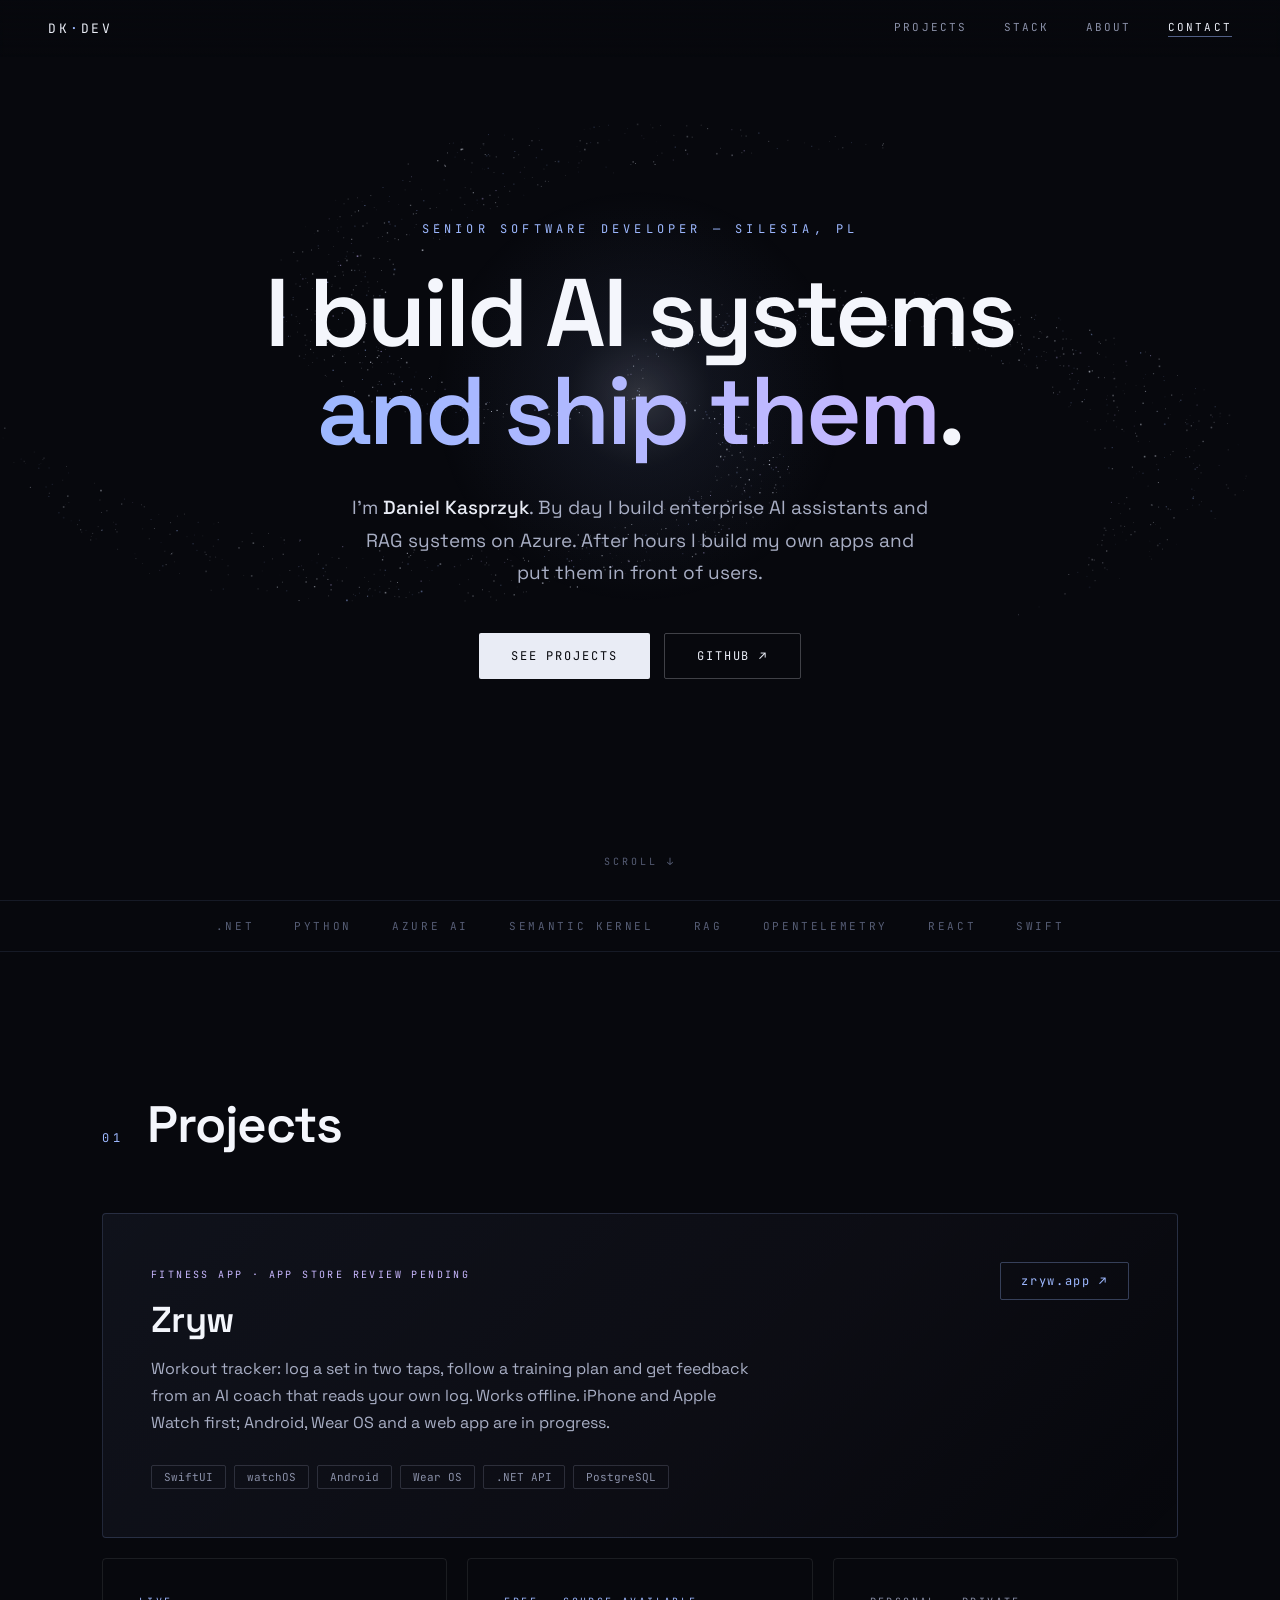
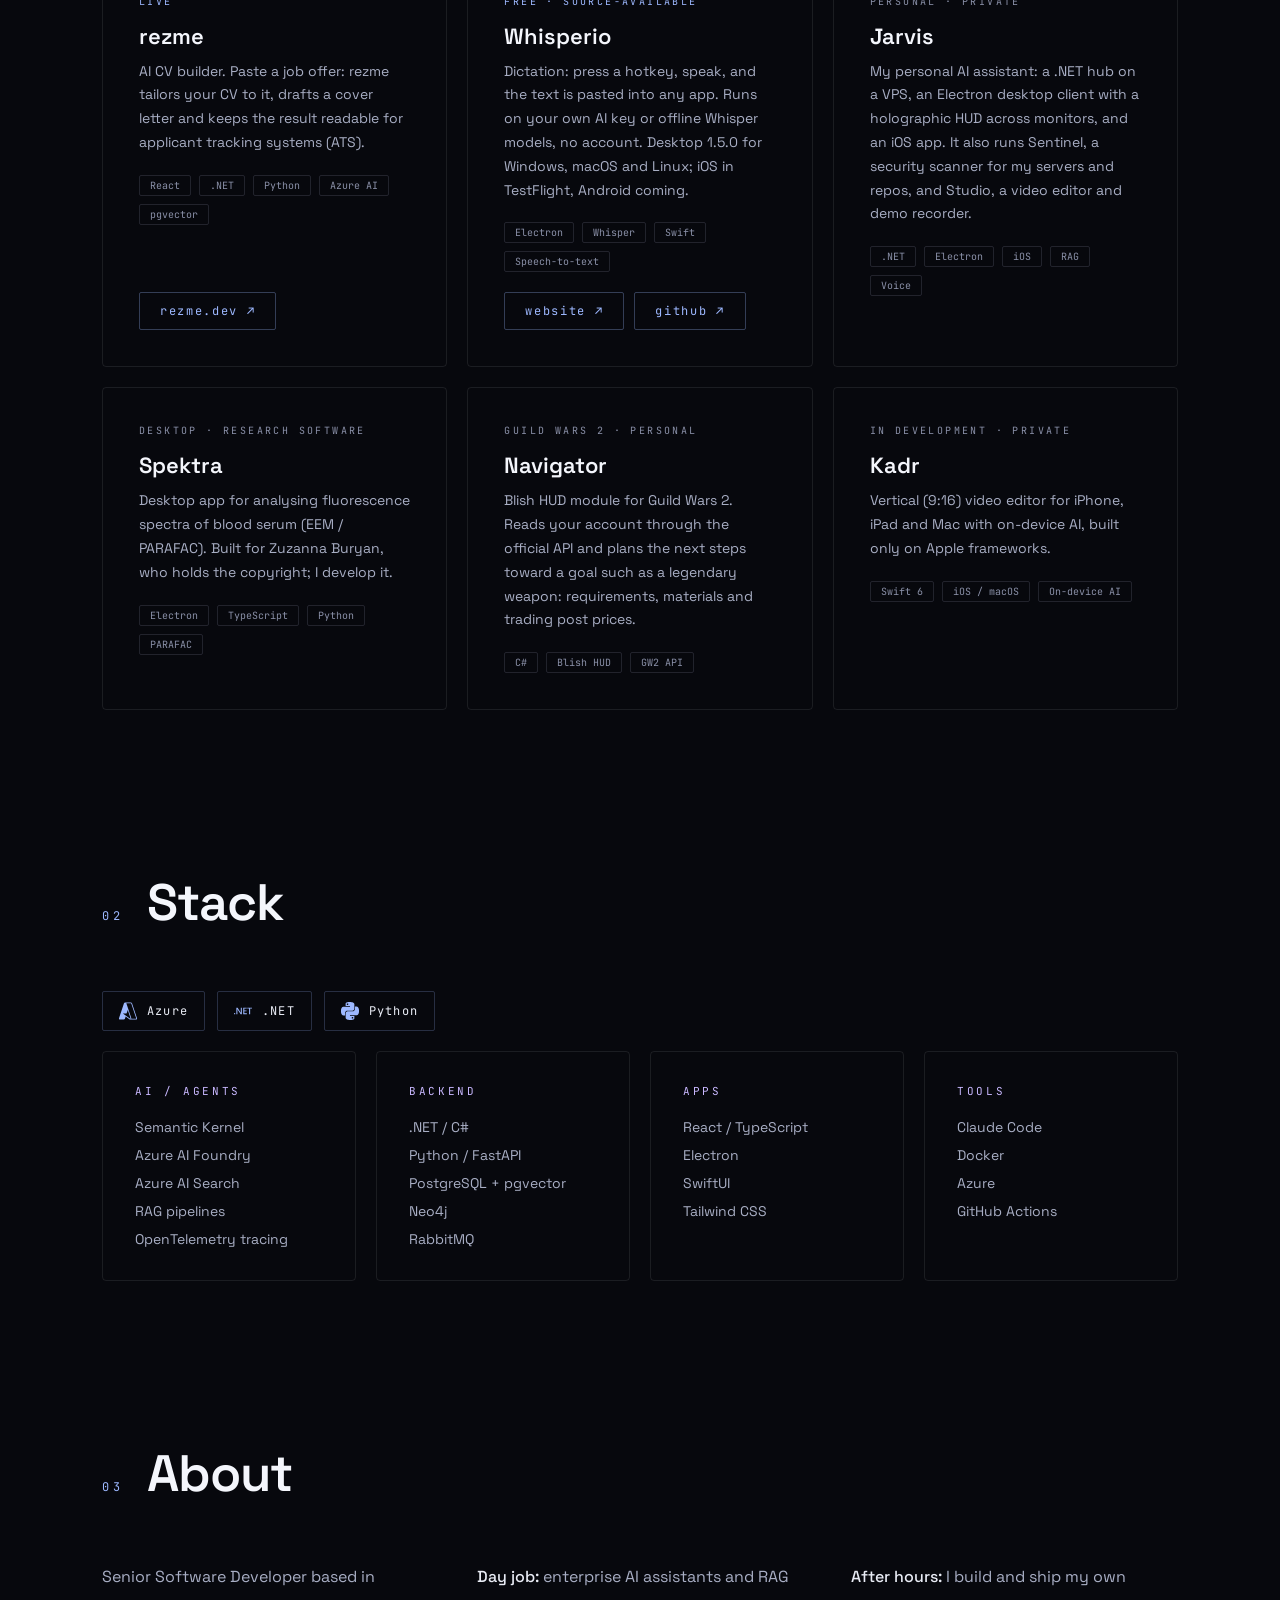
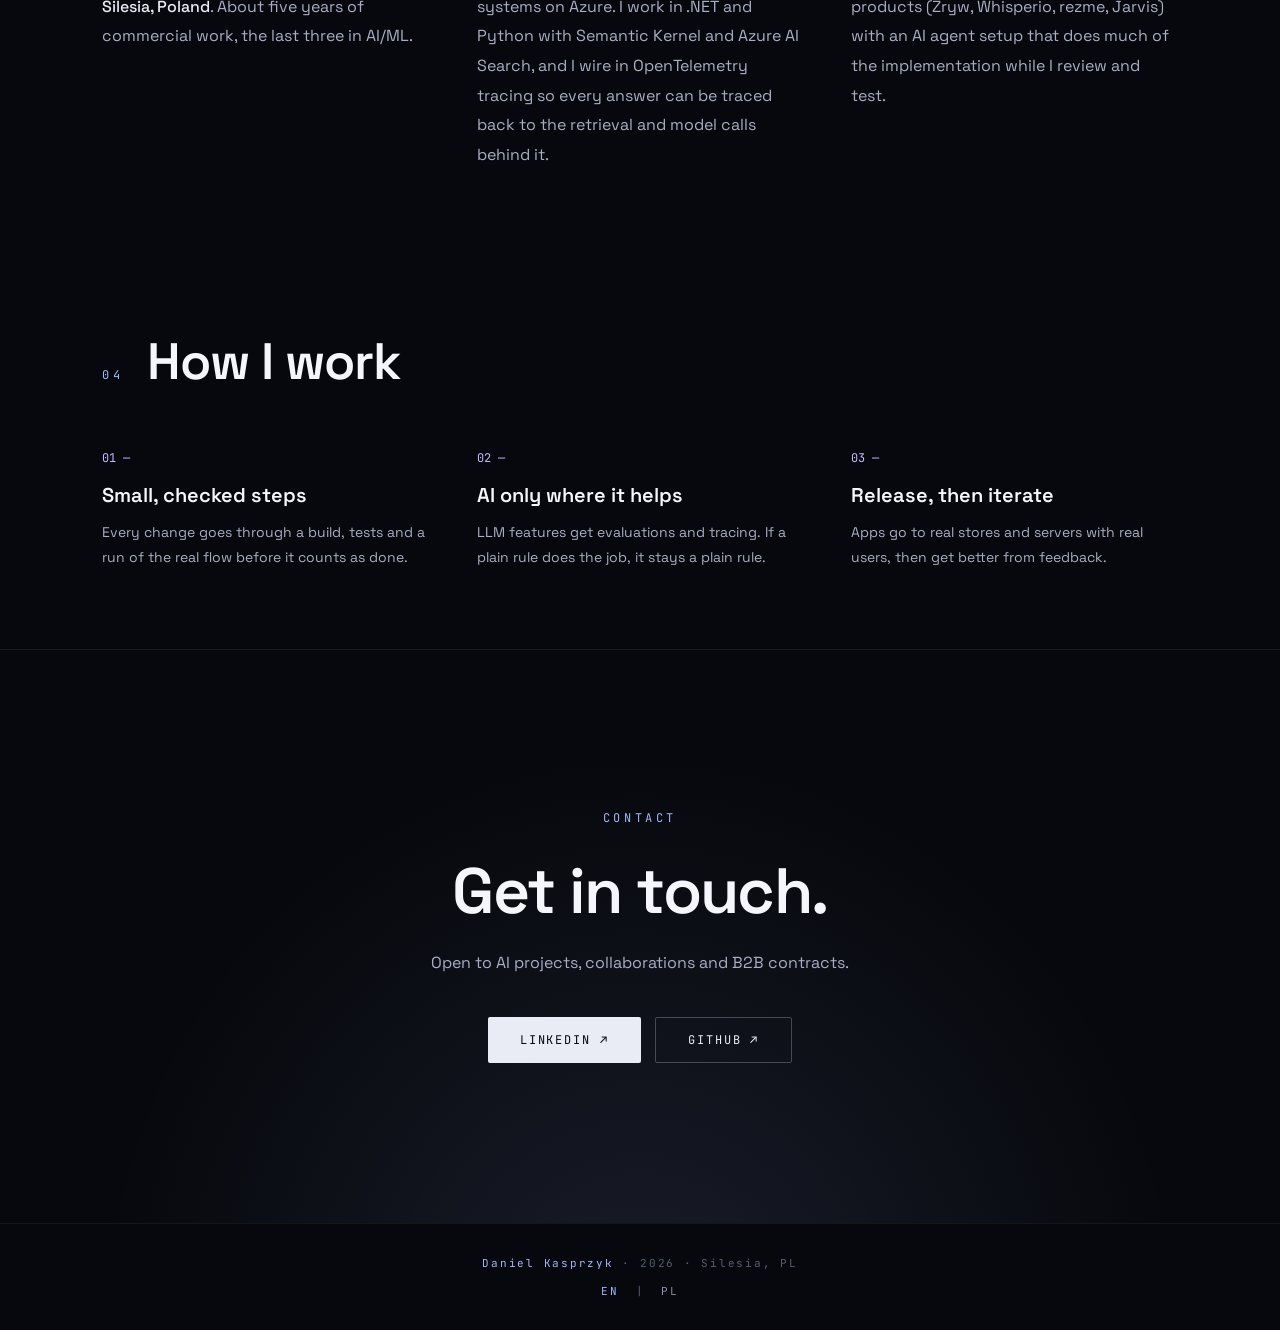
<file: index.html>
<!DOCTYPE html>
<html lang="en">
<head>
<meta charset="utf-8">
<meta name="viewport" content="width=device-width, initial-scale=1">
<title>Daniel Kasprzyk — Senior Software Developer, AI systems</title>
<meta name="description" content="Senior Software Developer from Silesia, Poland. Enterprise AI assistants and RAG systems on Azure by day; my own apps (Zryw, Whisperio, rezme, Jarvis) after hours.">
<link rel="canonical" href="https://danielkasprzyk.com/">
<link rel="alternate" hreflang="en" href="https://danielkasprzyk.com/">
<link rel="alternate" hreflang="pl" href="https://danielkasprzyk.com/pl.html">
<link rel="alternate" hreflang="x-default" href="https://danielkasprzyk.com/">
<link rel="icon" type="image/png" sizes="64x64" href="favicon.png">
<link rel="apple-touch-icon" href="apple-touch-icon.png">
<meta property="og:title" content="Daniel Kasprzyk — Senior Software Developer, AI systems">
<meta property="og:description" content="Enterprise AI assistants and RAG on Azure by day; Zryw, Whisperio, rezme and Jarvis after hours.">
<meta property="og:image" content="https://danielkasprzyk.com/og.png">
<meta property="og:image:width" content="1200">
<meta property="og:image:height" content="630">
<meta property="og:image:alt" content="Daniel Kasprzyk — Senior Software Developer">
<meta property="og:url" content="https://danielkasprzyk.com/">
<meta property="og:type" content="website">
<meta property="og:locale" content="en_US">
<meta property="og:locale:alternate" content="pl_PL">
<meta name="twitter:card" content="summary_large_image">
<meta name="twitter:image" content="https://danielkasprzyk.com/og.png">
<script type="application/ld+json">
{
  "@context": "https://schema.org",
  "@graph": [
    {
      "@type": "Person",
      "@id": "https://danielkasprzyk.com/#person",
      "name": "Daniel Kasprzyk",
      "url": "https://danielkasprzyk.com/",
      "image": "https://danielkasprzyk.com/og.png",
      "jobTitle": "Senior Software Developer",
      "address": { "@type": "PostalAddress", "addressRegion": "Silesia", "addressCountry": "PL" },
      "knowsAbout": ["Generative AI", "Retrieval-augmented generation", "Azure", ".NET", "Python", "Semantic Kernel", "OpenTelemetry"],
      "sameAs": ["https://github.com/draenger", "https://www.linkedin.com/in/daniel-kasprzyk/"]
    },
    {
      "@type": "WebSite",
      "@id": "https://danielkasprzyk.com/#website",
      "url": "https://danielkasprzyk.com/",
      "name": "Daniel Kasprzyk",
      "inLanguage": ["en", "pl"],
      "publisher": { "@id": "https://danielkasprzyk.com/#person" }
    }
  ]
}
</script>
<link rel="preconnect" href="https://fonts.googleapis.com">
<link rel="preconnect" href="https://fonts.gstatic.com" crossorigin>
<link href="https://fonts.googleapis.com/css2?family=Space+Grotesk:wght@400;500;600;700&family=JetBrains+Mono:wght@400;500&display=swap" rel="stylesheet">
<script src="lang.js"></script>
<style>
  *, *::before, *::after { box-sizing: border-box; }
  html, body { margin: 0; padding: 0; background: #07080d; }
  body { font-family: 'Space Grotesk', sans-serif; color: #e9ecf5; -webkit-font-smoothing: antialiased; min-height: 100vh; overflow-x: hidden; }
  a { color: #9db8ff; text-decoration: none; }
  a:hover { color: #cfe0ff; }
  ::selection { background: rgba(157,184,255,.25); }
  html { scroll-behavior: smooth; }
  .mono { font-family: 'JetBrains Mono', monospace; }

  @keyframes fadeUp {
    from { opacity: 0; transform: translateY(24px); }
    to   { opacity: 1; transform: translateY(0); }
  }
  @media (prefers-reduced-motion: reduce) {
    * { animation: none !important; transition: none !important; }
    html { scroll-behavior: auto; }
  }

  nav { position: fixed; top: 0; left: 0; right: 0; z-index: 50; display: flex; align-items: center; justify-content: space-between; padding: 20px 48px; background: linear-gradient(180deg, rgba(7,8,13,.85), rgba(7,8,13,0)); backdrop-filter: blur(2px); }
  .brand { font-size: 13px; letter-spacing: .22em; color: #e9ecf5; }
  .nav-links { display: flex; gap: 36px; font-size: 11px; letter-spacing: .2em; text-transform: uppercase; }
  .nav-link { color: #8a90a8; transition: color .2s; }
  .nav-link:hover { color: #e9ecf5; }
  .nav-cta { color: #e9ecf5; border-bottom: 1px solid rgba(157,184,255,.5); padding-bottom: 2px; }

  .btn-primary, .btn-outline {
    display: inline-block;
    font-family: 'JetBrains Mono', monospace;
    font-size: 12px; letter-spacing: .16em; text-transform: uppercase;
    border-radius: 2px;
  }
  .btn-primary { color: #07080d; background: #e9ecf5; padding: 15px 32px; transition: background .2s, transform .2s; }
  .btn-primary:hover { background: #ffffff; transform: translateY(-2px); color: #07080d; }
  .btn-outline { color: #e9ecf5; border: 1px solid rgba(233,236,245,.25); padding: 14px 32px; transition: border-color .2s, color .2s; }
  .btn-outline:hover { border-color: rgba(157,184,255,.7); color: #cfe0ff; }

  .section { max-width: 1140px; margin: 0 auto; padding: 80px 32px; }
  .section-head { display: flex; align-items: baseline; gap: 24px; margin-bottom: 56px; }
  .section-num { font-size: 12px; letter-spacing: .3em; color: #9db8ff; }
  .section-head h2 { font-size: clamp(32px,4vw,52px); font-weight: 600; letter-spacing: -.02em; margin: 0; color: #f4f6fc; }

  .featured { border: 1px solid rgba(157,184,255,.18); border-radius: 4px; padding: 48px; margin-bottom: 20px; background: linear-gradient(135deg, rgba(157,184,255,.06), rgba(201,184,255,.03) 60%, transparent); }
  .featured-row { display: flex; justify-content: space-between; align-items: flex-start; flex-wrap: wrap; gap: 16px; }
  .featured h3 { font-size: 36px; font-weight: 600; margin: 14px 0 12px; color: #f4f6fc; letter-spacing: -.02em; }
  .featured p { font-size: 16px; line-height: 1.7; color: #a8aec4; margin: 0; max-width: 600px; }

  .grid { display: grid; grid-template-columns: repeat(auto-fill, minmax(320px, 1fr)); gap: 20px; }
  .project-card { display: flex; flex-direction: column; border: 1px solid rgba(233,236,245,.09); border-radius: 4px; padding: 36px; transition: border-color .2s, transform .2s; }
  .project-card:hover { border-color: rgba(157,184,255,.35); transform: translateY(-3px); }
  .project-card h3 { font-size: 22px; font-weight: 600; margin: 14px 0 10px; color: #f4f6fc; }
  .project-card p { font-size: 14px; line-height: 1.7; color: #a8aec4; margin: 0 0 20px; }
  .label { font-family: 'JetBrains Mono', monospace; font-size: 10px; letter-spacing: .24em; text-transform: uppercase; color: #9db8ff; }
  .label.violet { color: #c9b8ff; }
  .label.grey { color: #8a90a8; }
  .tags { display: flex; gap: 8px; flex-wrap: wrap; }
  .tags span { font-family: 'JetBrains Mono', monospace; font-size: 10px; color: #8a90a8; border: 1px solid rgba(138,144,168,.2); padding: 3px 10px; border-radius: 2px; }
  .featured .tags { margin-top: 28px; }
  .featured .tags span { font-size: 11px; padding: 4px 12px; border-color: rgba(138,144,168,.25); }
  .links { display: flex; gap: 10px; flex-wrap: wrap; margin-top: auto; padding-top: 20px; }
  .small-link {
    display: inline-block;
    font-family: 'JetBrains Mono', monospace; font-size: 12px; letter-spacing: .14em;
    color: #9db8ff; border: 1px solid rgba(157,184,255,.3);
    padding: 10px 20px; border-radius: 2px;
    transition: border-color .2s, color .2s;
  }
  .small-link:hover { border-color: #9db8ff; color: #cfe0ff; }

  .stack-line { border-top: 1px solid rgba(157,184,255,.1); border-bottom: 1px solid rgba(157,184,255,.1); padding: 18px 24px; }
  .stack-line div { display: flex; gap: 14px 40px; justify-content: center; flex-wrap: wrap; font-size: 11px; letter-spacing: .24em; text-transform: uppercase; color: #565d75; }

  .core-stack { display: flex; gap: 12px; flex-wrap: wrap; margin-bottom: 20px; }
  .core-stack span { display: inline-flex; align-items: center; gap: 10px; font-family: 'JetBrains Mono', monospace; font-size: 12px; letter-spacing: .1em; color: #e9ecf5; border: 1px solid rgba(157,184,255,.22); padding: 10px 16px; border-radius: 2px; }
  .core-stack svg { width: 18px; height: 18px; fill: #9db8ff; flex: none; }
  .skill-grid { display: grid; grid-template-columns: repeat(auto-fit, minmax(220px, 1fr)); gap: 20px; }
  .skill-box { padding: 32px; border: 1px solid rgba(233,236,245,.09); border-radius: 4px; }
  .skill-box h3 { font-family: 'JetBrains Mono', monospace; font-size: 11px; font-weight: 400; letter-spacing: .24em; text-transform: uppercase; color: #c9b8ff; margin: 0 0 20px; }
  .skill-box ul { list-style: none; margin: 0; padding: 0; display: flex; flex-direction: column; gap: 10px; font-size: 14px; color: #a8aec4; }

  .about-text { display: grid; grid-template-columns: repeat(auto-fit, minmax(280px, 1fr)); gap: 24px 48px; font-size: 16px; line-height: 1.85; color: #a8aec4; }
  .about-text p { margin: 0; }
  .about-text strong { color: #e9ecf5; font-weight: 500; }

  .how { display: grid; grid-template-columns: repeat(auto-fit, minmax(260px, 1fr)); gap: 48px; }
  .how-num { font-family: 'JetBrains Mono', monospace; font-size: 12px; color: #c9b8ff; margin-bottom: 16px; }
  .how h3 { font-size: 20px; font-weight: 600; margin: 0 0 12px; color: #f4f6fc; }
  .how p { font-size: 14px; line-height: 1.75; color: #a8aec4; margin: 0; }

  footer { padding: 32px; text-align: center; font-family: 'JetBrains Mono', monospace; font-size: 11px; letter-spacing: .16em; color: #565d75; border-top: 1px solid rgba(233,236,245,.06); }
  .lang-switch { margin-top: 14px; font-family: 'JetBrains Mono', monospace; font-size: 11px; letter-spacing: .16em; }
  .lang-switch .lang-active { color: #9db8ff; }
  .lang-switch .lang-sep { color: #565d75; margin: 0 8px; }
  .lang-switch a { color: #8a90a8; }
  .lang-switch a:hover { color: #cfe0ff; }

  @media (max-width: 640px) {
    nav { padding: 16px 20px; }
    .nav-links { gap: 16px; letter-spacing: .14em; }
    .hero-btns { flex-direction: column; align-items: center; }
    .section { padding: 64px 16px; }
    #projects.section { padding-top: 96px; }
    .featured { padding: 28px 22px; }
    .featured h3 { font-size: 30px; }
    .grid { grid-template-columns: 1fr; }
    .project-card { padding: 26px 22px; }
    #contact { padding: 112px 16px !important; }
  }
</style>
</head>
<body>

  <nav>
    <div class="brand mono">DK<span style="color:#9db8ff">·</span>DEV</div>
    <div class="nav-links mono">
      <a href="#projects" class="nav-link">Projects</a>
      <a href="#skills" class="nav-link">Stack</a>
      <a href="#about" class="nav-link">About</a>
      <a href="#contact" class="nav-cta">Contact</a>
    </div>
  </nav>

  <main>
  <!-- HERO -->
  <section style="position:relative; min-height:100vh; display:flex; align-items:center; justify-content:center; overflow:hidden">
    <canvas id="galaxy-canvas" aria-hidden="true" style="position:absolute; inset:0; width:100%; height:100%; display:block"></canvas>
    <div style="position:absolute; inset:0; background:radial-gradient(ellipse at 50% 45%, rgba(7,8,13,0) 0%, rgba(7,8,13,.25) 55%, rgba(7,8,13,.92) 100%); pointer-events:none"></div>

    <div style="position:relative; z-index:2; text-align:center; padding:0 24px; max-width:920px; animation:fadeUp .9s .2s both">
      <p class="mono" style="font-size:12px; letter-spacing:.35em; text-transform:uppercase; color:#9db8ff; margin:0 0 28px">Senior Software Developer — Silesia, PL</p>
      <h1 style="font-size:clamp(44px, 7.5vw, 96px); font-weight:600; line-height:1.02; letter-spacing:-.03em; margin:0; color:#f4f6fc">I build AI systems<br><em style="font-style:normal; background:linear-gradient(90deg, #9db8ff, #c9b8ff); -webkit-background-clip:text; background-clip:text; -webkit-text-fill-color:transparent">and ship them</em>.</h1>
      <p style="font-size:clamp(16px, 1.6vw, 19px); line-height:1.7; color:#a8aec4; max-width:580px; margin:32px auto 0">
        I'm <strong style="color:#e9ecf5; font-weight:500">Daniel Kasprzyk</strong>. By day I build enterprise
        AI assistants and RAG systems on Azure. After hours I build my own apps and put them in front of users.
      </p>
      <div class="hero-btns" style="display:flex; gap:14px; justify-content:center; margin-top:44px; flex-wrap:wrap">
        <a href="#projects" class="btn-primary">See projects</a>
        <a href="https://github.com/draenger" target="_blank" rel="noopener" class="btn-outline">GitHub ↗</a>
      </div>
    </div>

    <div class="mono" style="position:absolute; bottom:32px; left:50%; transform:translateX(-50%); font-size:10px; letter-spacing:.3em; color:#565d75; text-transform:uppercase; z-index:2">scroll ↓</div>
  </section>

  <!-- STACK LINE -->
  <div class="stack-line">
    <div class="mono">
      <span>.NET</span><span>Python</span><span>Azure AI</span><span>Semantic Kernel</span><span>RAG</span><span>OpenTelemetry</span><span>React</span><span>Swift</span>
    </div>
  </div>

  <!-- PROJECTS -->
  <section id="projects" class="section" style="padding-top:140px">
    <div class="section-head">
      <span class="section-num mono">01</span>
      <h2>Projects</h2>
    </div>

    <article class="featured">
      <div class="featured-row">
        <div>
          <span class="label violet">Fitness app · App Store review pending</span>
          <h3>Zryw</h3>
          <p>Workout tracker: log a set in two taps, follow a training plan and get feedback from an AI coach that reads your own log. Works offline. iPhone and Apple Watch first; Android, Wear OS and a web app are in progress.</p>
        </div>
        <a href="https://zryw.app" target="_blank" rel="noopener" class="small-link">zryw.app ↗</a>
      </div>
      <div class="tags">
        <span>SwiftUI</span><span>watchOS</span><span>Android</span><span>Wear OS</span><span>.NET API</span><span>PostgreSQL</span>
      </div>
    </article>

    <div class="grid">

      <article class="project-card">
        <span class="label">Live</span>
        <h3>rezme</h3>
        <p>AI CV builder. Paste a job offer: rezme tailors your CV to it, drafts a cover letter and keeps the result readable for applicant tracking systems (ATS).</p>
        <div class="tags"><span>React</span><span>.NET</span><span>Python</span><span>Azure AI</span><span>pgvector</span></div>
        <div class="links"><a href="https://rezme.dev" target="_blank" rel="noopener" class="small-link">rezme.dev ↗</a></div>
      </article>

      <article class="project-card">
        <span class="label">Free · Source-available</span>
        <h3>Whisperio</h3>
        <p>Dictation: press a hotkey, speak, and the text is pasted into any app. Runs on your own AI key or offline Whisper models, no account. Desktop 1.5.0 for Windows, macOS and Linux; iOS in TestFlight, Android coming.</p>
        <div class="tags"><span>Electron</span><span>Whisper</span><span>Swift</span><span>Speech-to-text</span></div>
        <div class="links">
          <a href="https://whisperio.danielkasprzyk.com/" target="_blank" rel="noopener" class="small-link">website ↗</a>
          <a href="https://github.com/draenger/whisperio" target="_blank" rel="noopener" class="small-link">github ↗</a>
        </div>
      </article>

      <article class="project-card">
        <span class="label grey">Personal · Private</span>
        <h3>Jarvis</h3>
        <p>My personal AI assistant: a .NET hub on a VPS, an Electron desktop client with a holographic HUD across monitors, and an iOS app. It also runs Sentinel, a security scanner for my servers and repos, and Studio, a video editor and demo recorder.</p>
        <div class="tags"><span>.NET</span><span>Electron</span><span>iOS</span><span>RAG</span><span>Voice</span></div>
      </article>

      <article class="project-card">
        <span class="label grey">Desktop · Research software</span>
        <h3>Spektra</h3>
        <p>Desktop app for analysing fluorescence spectra of blood serum (EEM / PARAFAC). Built for Zuzanna Buryan, who holds the copyright; I develop it.</p>
        <div class="tags"><span>Electron</span><span>TypeScript</span><span>Python</span><span>PARAFAC</span></div>
      </article>

      <article class="project-card">
        <span class="label grey">Guild Wars 2 · Personal</span>
        <h3>Navigator</h3>
        <p>Blish HUD module for Guild Wars 2. Reads your account through the official API and plans the next steps toward a goal such as a legendary weapon: requirements, materials and trading post prices.</p>
        <div class="tags"><span>C#</span><span>Blish HUD</span><span>GW2 API</span></div>
      </article>

      <article class="project-card">
        <span class="label grey">In development · Private</span>
        <h3>Kadr</h3>
        <p>Vertical (9:16) video editor for iPhone, iPad and Mac with on-device AI, built only on Apple frameworks.</p>
        <div class="tags"><span>Swift 6</span><span>iOS / macOS</span><span>On-device AI</span></div>
      </article>

    </div>
  </section>

  <!-- STACK -->
  <section id="skills" class="section">
    <div class="section-head">
      <span class="section-num mono">02</span>
      <h2>Stack</h2>
    </div>
    <div class="core-stack">
      <span><svg viewBox="0 0 24 24" aria-hidden="true"><path d="M22.379 23.343a1.62 1.62 0 0 0 1.536-2.14v.002L17.35 1.76A1.62 1.62 0 0 0 15.816.657H8.184A1.62 1.62 0 0 0 6.65 1.76L.086 21.204a1.62 1.62 0 0 0 1.536 2.139h4.741a1.62 1.62 0 0 0 1.535-1.103l.977-2.892 4.947 3.675c.28.208.618.32.966.32m-3.084-12.531 3.624 10.739a.54.54 0 0 1-.51.713v-.001h-.03a.54.54 0 0 1-.322-.106l-9.287-6.9h4.853m6.313 7.006c.116-.326.13-.694.007-1.058L9.79 1.76a1.722 1.722 0 0 0-.007-.02h6.034a.54.54 0 0 1 .512.366l6.562 19.445a.54.54 0 0 1-.338.684"/></svg>Azure</span>
      <span><svg viewBox="0 0 24 24" aria-hidden="true"><path d="M24 8.77h-2.468v7.565h-1.425V8.77h-2.462V7.53H24zm-6.852 7.565h-4.821V7.53h4.63v1.24h-3.205v2.494h2.953v1.234h-2.953v2.604h3.396zm-6.708 0H8.882L4.78 9.863a2.896 2.896 0 0 1-.258-.51h-.036c.032.189.048.592.048 1.21v5.772H3.157V7.53h1.659l3.965 6.32c.167.261.275.442.323.54h.024c-.04-.233-.06-.629-.06-1.185V7.529h1.372zm-8.703-.693a.868.829 0 0 1-.869.829.868.829 0 0 1-.868-.83.868.829 0 0 1 .868-.828.868.829 0 0 1 .869.829Z"/></svg>.NET</span>
      <span><svg viewBox="0 0 24 24" aria-hidden="true"><path d="M14.25.18l.9.2.73.26.59.3.45.32.34.34.25.34.16.33.1.3.04.26.02.2-.01.13V8.5l-.05.63-.13.55-.21.46-.26.38-.3.31-.33.25-.35.19-.35.14-.33.1-.3.07-.26.04-.21.02H8.77l-.69.05-.59.14-.5.22-.41.27-.33.32-.27.35-.2.36-.15.37-.1.35-.07.32-.04.27-.02.21v3.06H3.17l-.21-.03-.28-.07-.32-.12-.35-.18-.36-.26-.36-.36-.35-.46-.32-.59-.28-.73-.21-.88-.14-1.05-.05-1.23.06-1.22.16-1.04.24-.87.32-.71.36-.57.4-.44.42-.33.42-.24.4-.16.36-.1.32-.05.24-.01h.16l.06.01h8.16v-.83H6.18l-.01-2.75-.02-.37.05-.34.11-.31.17-.28.25-.26.31-.23.38-.2.44-.18.51-.15.58-.12.64-.1.71-.06.77-.04.84-.02 1.27.05zm-6.3 1.98l-.23.33-.08.41.08.41.23.34.33.22.41.09.41-.09.33-.22.23-.34.08-.41-.08-.41-.23-.33-.33-.22-.41-.09-.41.09zm13.09 3.95l.28.06.32.12.35.18.36.27.36.35.35.47.32.59.28.73.21.88.14 1.04.05 1.23-.06 1.23-.16 1.04-.24.86-.32.71-.36.57-.4.45-.42.33-.42.24-.4.16-.36.09-.32.05-.24.02-.16-.01h-8.22v.82h5.84l.01 2.76.02.36-.05.34-.11.31-.17.29-.25.25-.31.24-.38.2-.44.17-.51.15-.58.13-.64.09-.71.07-.77.04-.84.01-1.27-.04-1.07-.14-.9-.2-.73-.25-.59-.3-.45-.33-.34-.34-.25-.34-.16-.33-.1-.3-.04-.25-.02-.2.01-.13v-5.34l.05-.64.13-.54.21-.46.26-.38.3-.32.33-.24.35-.2.35-.14.33-.1.3-.06.26-.04.21-.02.13-.01h5.84l.69-.05.59-.14.5-.21.41-.28.33-.32.27-.35.2-.36.15-.36.1-.35.07-.32.04-.28.02-.21V6.07h2.09l.14.01zm-6.47 14.25l-.23.33-.08.41.08.41.23.33.33.23.41.08.41-.08.33-.23.23-.33.08-.41-.08-.41-.23-.33-.33-.23-.41-.08-.41.08z"/></svg>Python</span>
    </div>
    <div class="skill-grid">
      <div class="skill-box">
        <h3>AI / Agents</h3>
        <ul><li>Semantic Kernel</li><li>Azure AI Foundry</li><li>Azure AI Search</li><li>RAG pipelines</li><li>OpenTelemetry tracing</li></ul>
      </div>
      <div class="skill-box">
        <h3>Backend</h3>
        <ul><li>.NET / C#</li><li>Python / FastAPI</li><li>PostgreSQL + pgvector</li><li>Neo4j</li><li>RabbitMQ</li></ul>
      </div>
      <div class="skill-box">
        <h3>Apps</h3>
        <ul><li>React / TypeScript</li><li>Electron</li><li>SwiftUI</li><li>Tailwind CSS</li></ul>
      </div>
      <div class="skill-box">
        <h3>Tools</h3>
        <ul><li>Claude Code</li><li>Docker</li><li>Azure</li><li>GitHub Actions</li></ul>
      </div>
    </div>
  </section>

  <!-- ABOUT -->
  <section id="about" class="section">
    <div class="section-head">
      <span class="section-num mono">03</span>
      <h2>About</h2>
    </div>
    <div class="about-text">
      <p>Senior Software Developer based in <strong>Silesia, Poland</strong>. About five years of commercial work, the last three in AI/ML.</p>
      <p><strong>Day job:</strong> enterprise AI assistants and RAG systems on Azure. I work in .NET and Python with Semantic Kernel and Azure AI Search, and I wire in OpenTelemetry tracing so every answer can be traced back to the retrieval and model calls behind it.</p>
      <p><strong>After hours:</strong> I build and ship my own products (Zryw, Whisperio, rezme, Jarvis) with an AI agent setup that does much of the implementation while I review and test.</p>
    </div>
  </section>

  <!-- HOW I WORK -->
  <section class="section">
    <div class="section-head">
      <span class="section-num mono">04</span>
      <h2>How I work</h2>
    </div>
    <div class="how">
      <div>
        <div class="how-num">01 —</div>
        <h3>Small, checked steps</h3>
        <p>Every change goes through a build, tests and a run of the real flow before it counts as done.</p>
      </div>
      <div>
        <div class="how-num">02 —</div>
        <h3>AI only where it helps</h3>
        <p>LLM features get evaluations and tracing. If a plain rule does the job, it stays a plain rule.</p>
      </div>
      <div>
        <div class="how-num">03 —</div>
        <h3>Release, then iterate</h3>
        <p>Apps go to real stores and servers with real users, then get better from feedback.</p>
      </div>
    </div>
  </section>

  <!-- CONTACT -->
  <section id="contact" style="position:relative; padding:160px 32px; text-align:center; overflow:hidden; border-top:1px solid rgba(157,184,255,.1)">
    <div style="position:absolute; inset:0; background:radial-gradient(ellipse at 50% 120%, rgba(157,184,255,.12) 0%, transparent 60%); pointer-events:none"></div>
    <div style="position:relative; z-index:1">
      <p class="mono" style="font-size:12px; letter-spacing:.3em; text-transform:uppercase; color:#9db8ff; margin:0 0 24px">Contact</p>
      <h2 style="font-size:clamp(36px,5vw,64px); font-weight:600; letter-spacing:-.025em; margin:0 0 20px; color:#f4f6fc">Get in touch.</h2>
      <p style="font-size:16px; color:#a8aec4; margin:0 0 44px">Open to AI projects, collaborations and B2B contracts.</p>
      <div style="display:flex; gap:14px; justify-content:center; flex-wrap:wrap">
        <a href="https://www.linkedin.com/in/daniel-kasprzyk/" target="_blank" rel="noopener" class="btn-primary">LinkedIn ↗</a>
        <a href="https://github.com/draenger" target="_blank" rel="noopener" class="btn-outline">GitHub ↗</a>
      </div>
    </div>
  </section>
  </main>

  <footer>
    <span style="color:#9db8ff">Daniel Kasprzyk</span> · 2026 · Silesia, PL
    <div class="lang-switch">
      <span class="lang-active">EN</span>
      <span class="lang-sep">|</span>
      <a href="pl.html" hreflang="pl" lang="pl" onclick="switchLang('pl'); return false;">PL</a>
    </div>
  </footer>

<script>
(function () {
  const canvas = document.getElementById('galaxy-canvas');
  let particles = null, raf = null;
  let dpr, w, h;

  function setup(keep) {
    if (!canvas) return;
    dpr = Math.min(window.devicePixelRatio || 1, 2);
    w = canvas.clientWidth;
    h = canvas.clientHeight;
    canvas.width = w * dpr;
    canvas.height = h * dpr;
    if (!keep || !particles) buildParticles();
  }

  function buildParticles() {
    const N = Math.round(1500);
    const arms = 3, twist = 2.6;
    const parts = [];
    for (let i = 0; i < N; i++) {
      const r = Math.pow(Math.random(), 0.6);
      const arm = i % arms;
      const armAngle = (arm / arms) * Math.PI * 2;
      const spread = (Math.random() - 0.5) * (0.35 + r * 0.35);
      const a0 = armAngle + r * twist + spread;
      const spd = (0.05 + 0.12 / (0.25 + r)) * 0.22;
      const cold = Math.random();
      parts.push({
        r, a: a0, speed: spd,
        size: Math.random() < 0.08 ? 1.6 : (0.5 + Math.random() * 0.8),
        alpha: 0.25 + Math.random() * 0.65,
        tw: Math.random() * Math.PI * 2,
        hue: cold < 0.72 ? null : (cold < 0.9 ? '157,184,255' : '201,184,255')
      });
    }
    particles = parts;
  }

  function draw(t) {
    if (!canvas || !particles) return;
    const ctx = canvas.getContext('2d');
    ctx.setTransform(dpr, 0, 0, dpr, 0, 0);
    ctx.clearRect(0, 0, w, h);

    const cx = w / 2, cy = h * 0.44;
    const R = Math.min(w, h) * 0.72;
    const tiltY = 0.42;
    const rot = t * 0.02;

    const core = ctx.createRadialGradient(cx, cy, 0, cx, cy, R * 0.32);
    core.addColorStop(0, 'rgba(220,228,255,0.20)');
    core.addColorStop(0.35, 'rgba(157,184,255,0.07)');
    core.addColorStop(1, 'rgba(157,184,255,0)');
    ctx.fillStyle = core;
    ctx.fillRect(cx - R, cy - R, R * 2, R * 2);

    ctx.globalCompositeOperation = 'lighter';
    for (let i = 0; i < particles.length; i++) {
      const p = particles[i];
      const ang = p.a + rot + t * p.speed;
      const rr = p.r * R;
      const x = cx + Math.cos(ang) * rr;
      const y = cy + Math.sin(ang) * rr * tiltY;
      const twinkle = 0.75 + 0.25 * Math.sin(t * 1.4 + p.tw);
      const a = p.alpha * twinkle * (1 - p.r * 0.35);
      ctx.fillStyle = p.hue
        ? 'rgba(' + p.hue + ',' + a.toFixed(3) + ')'
        : 'rgba(235,240,255,' + a.toFixed(3) + ')';
      const s = p.size;
      ctx.fillRect(x - s / 2, y - s / 2, s, s);
    }
    ctx.globalCompositeOperation = 'source-over';
  }

  // Draw one static frame when the user prefers reduced motion; skip drawing while the tab is hidden.
  const reduce = window.matchMedia && window.matchMedia('(prefers-reduced-motion: reduce)').matches;
  setup(false);
  window.addEventListener('resize', () => { setup(true); if (reduce) draw(0); });
  if (reduce) { draw(0); return; }
  (function loop(t) {
    if (!document.hidden) draw(t / 1000);
    raf = requestAnimationFrame(loop);
  })(0);
})();
</script>
</body>
</html>
</file>
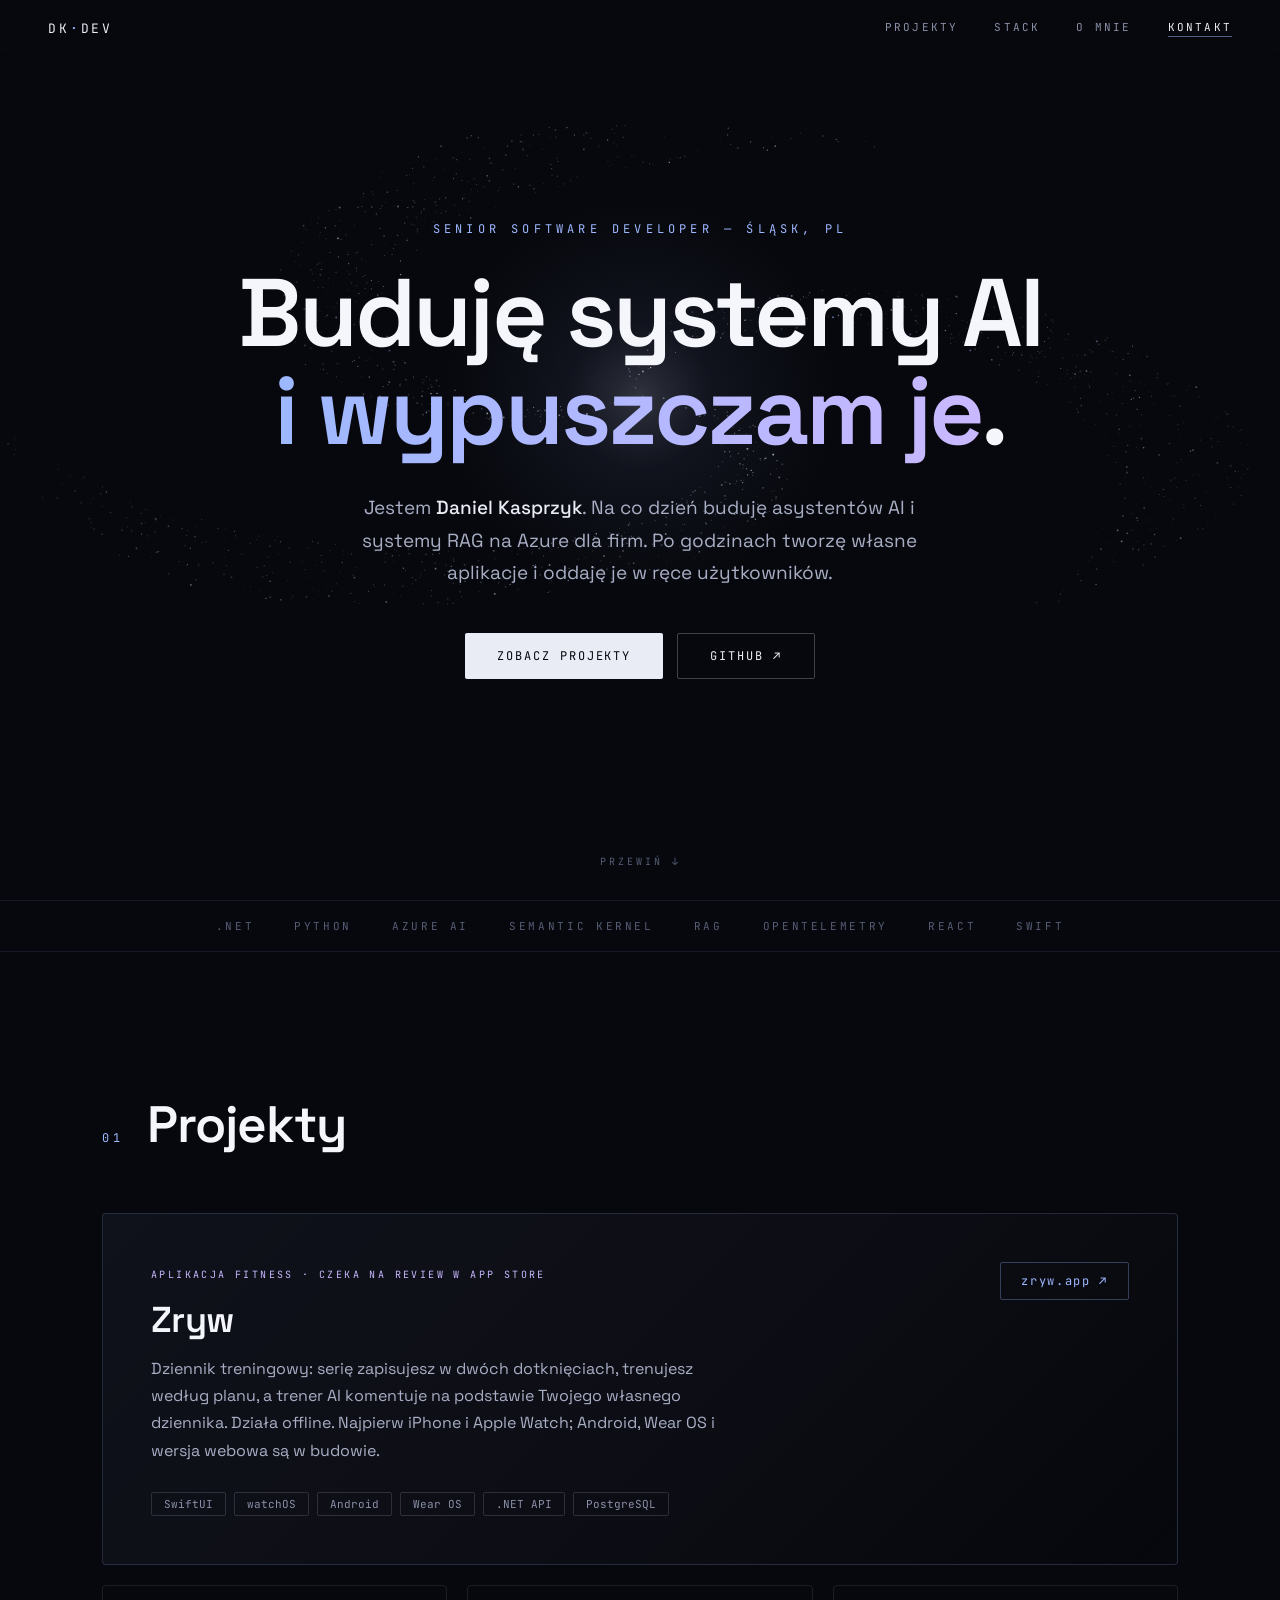
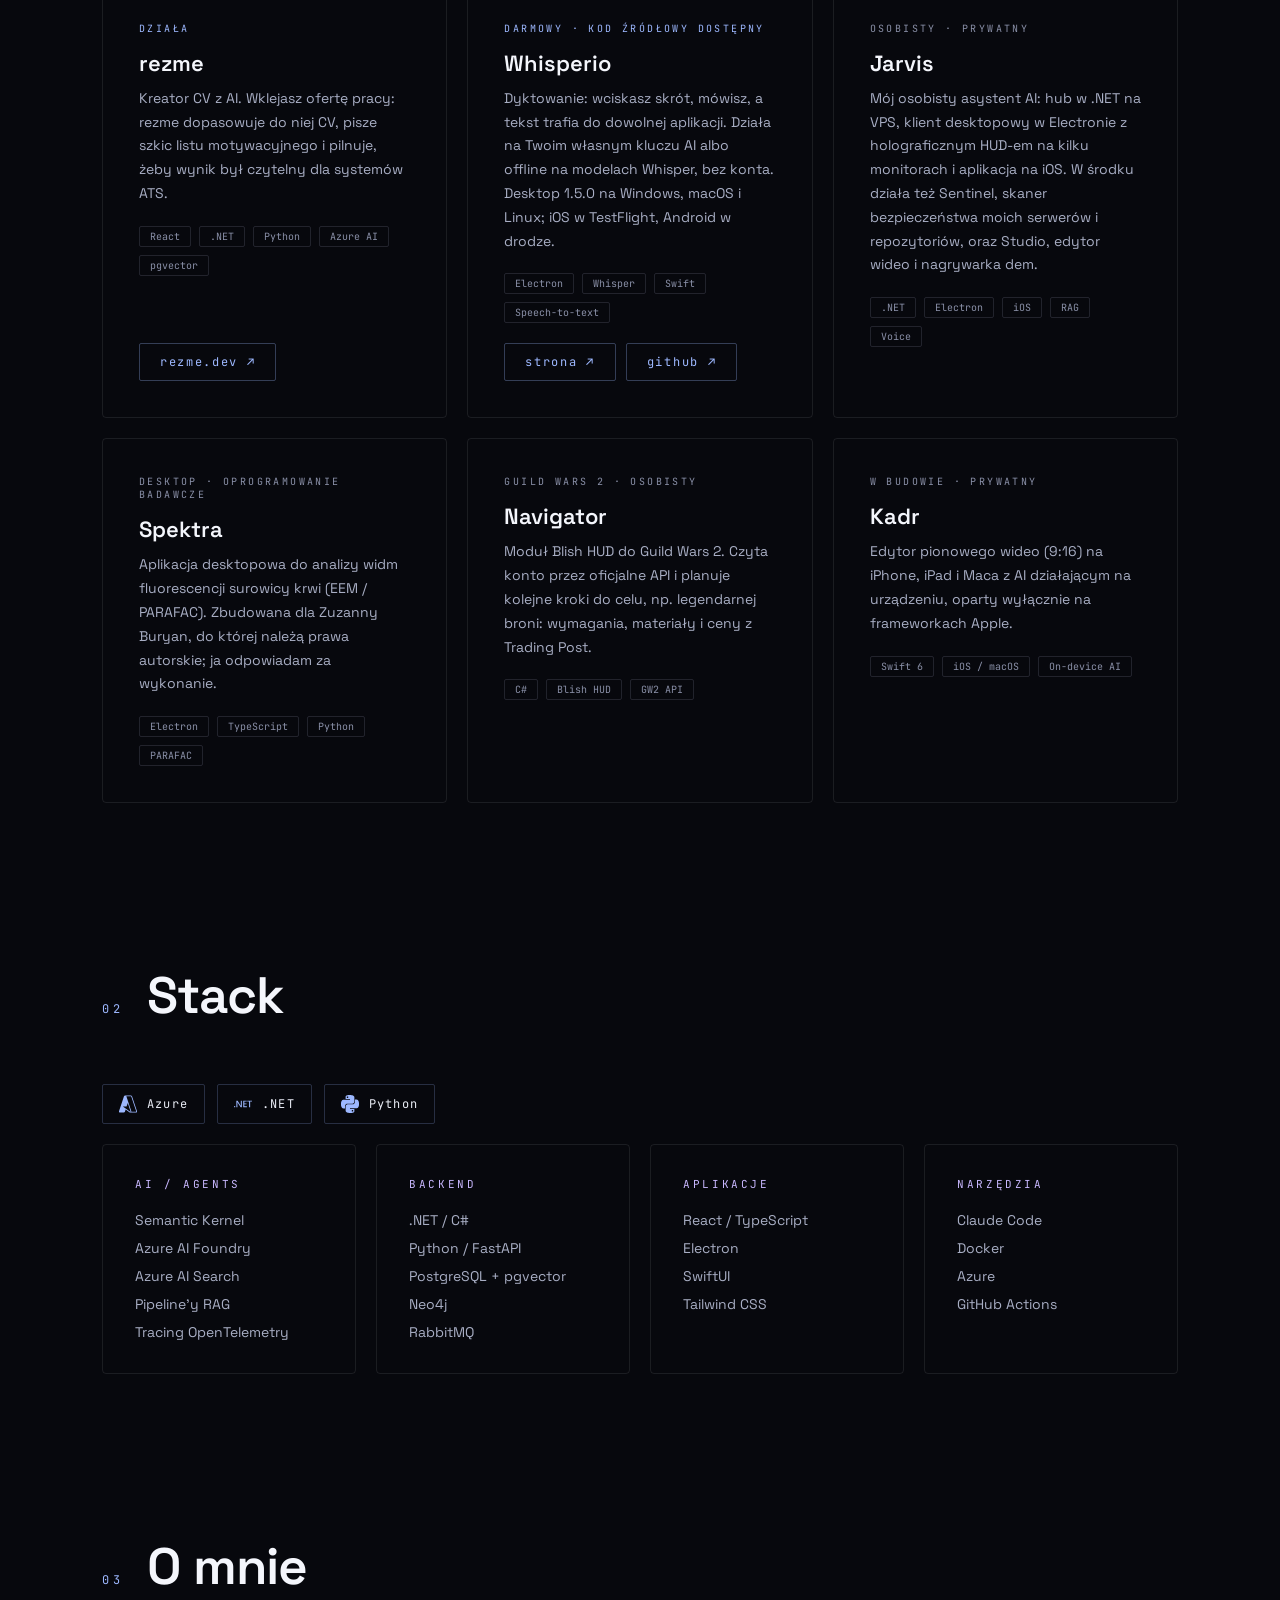
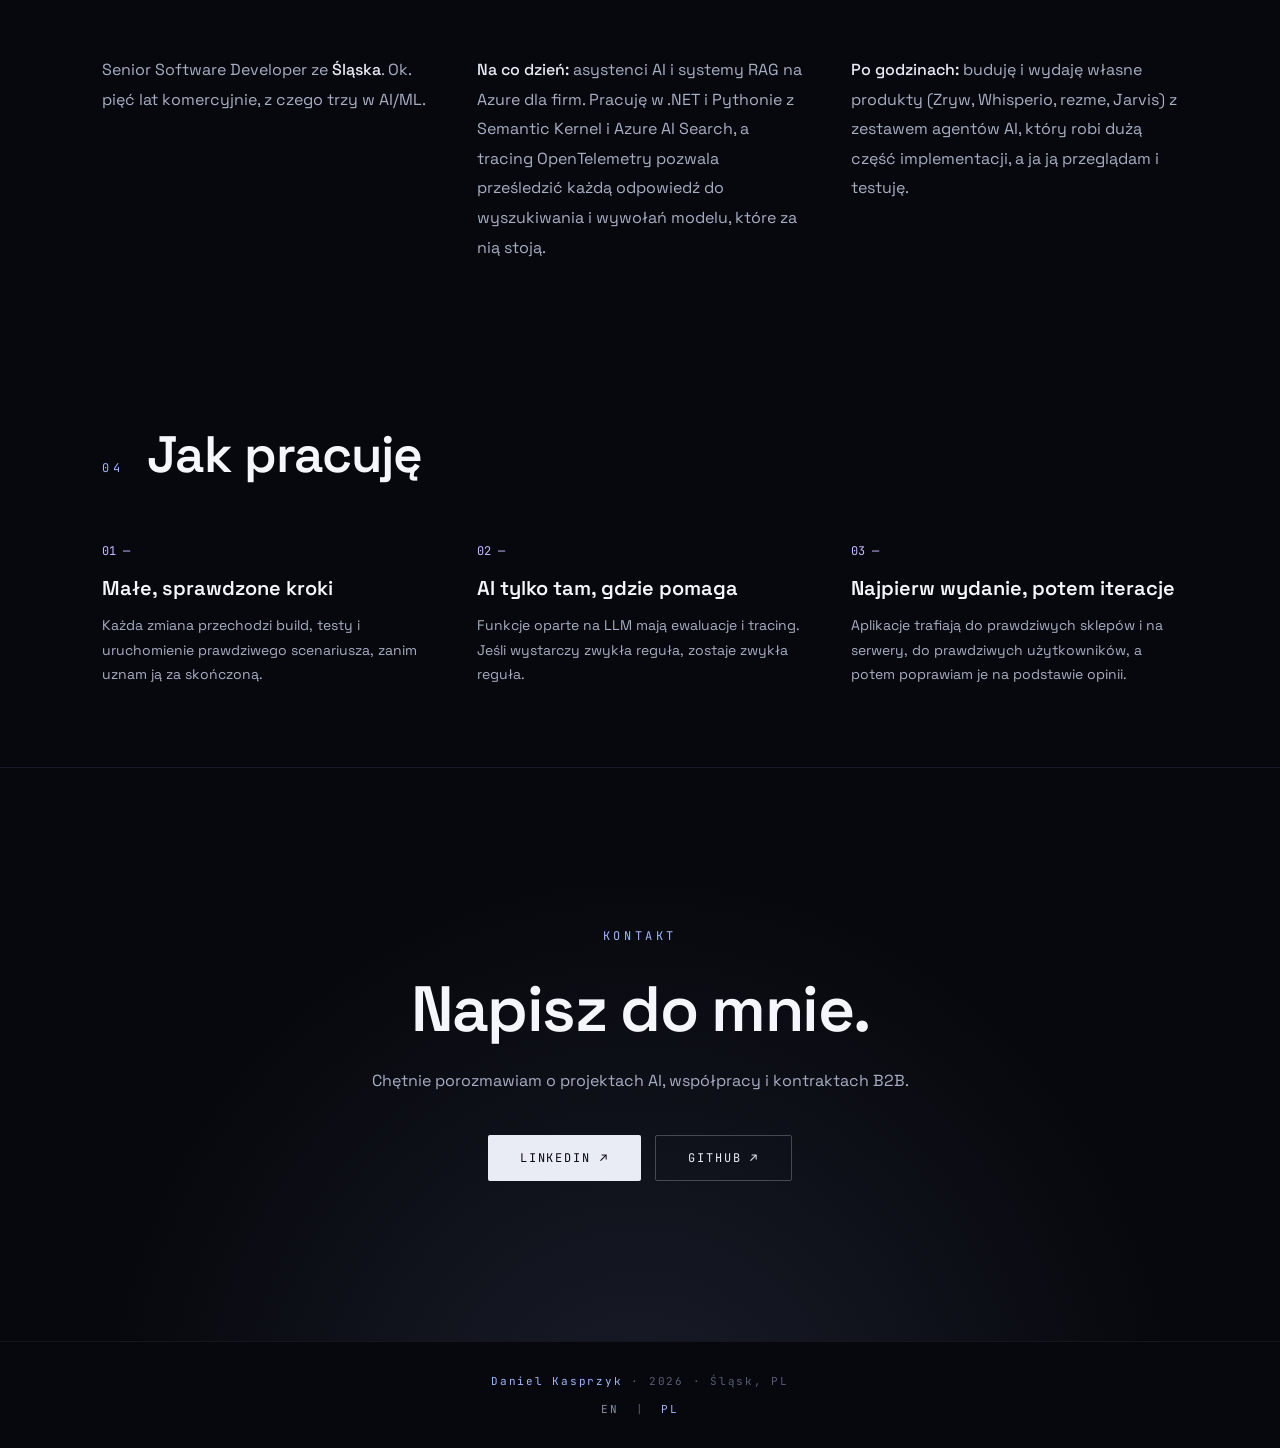
<file: pl.html>
<!DOCTYPE html>
<html lang="pl">
<head>
<meta charset="utf-8">
<meta name="viewport" content="width=device-width, initial-scale=1">
<title>Daniel Kasprzyk — Senior Software Developer, systemy AI</title>
<meta name="description" content="Senior Software Developer ze Śląska. Na co dzień asystenci AI i systemy RAG na Azure dla firm; po godzinach własne aplikacje: Zryw, Whisperio, rezme, Jarvis.">
<link rel="canonical" href="https://danielkasprzyk.com/pl.html">
<link rel="alternate" hreflang="en" href="https://danielkasprzyk.com/">
<link rel="alternate" hreflang="pl" href="https://danielkasprzyk.com/pl.html">
<link rel="alternate" hreflang="x-default" href="https://danielkasprzyk.com/">
<link rel="icon" type="image/png" sizes="64x64" href="favicon.png">
<link rel="apple-touch-icon" href="apple-touch-icon.png">
<meta property="og:title" content="Daniel Kasprzyk — Senior Software Developer, systemy AI">
<meta property="og:description" content="Na co dzień asystenci AI i RAG na Azure; po godzinach Zryw, Whisperio, rezme i Jarvis.">
<meta property="og:image" content="https://danielkasprzyk.com/og.png">
<meta property="og:image:width" content="1200">
<meta property="og:image:height" content="630">
<meta property="og:image:alt" content="Daniel Kasprzyk — Senior Software Developer">
<meta property="og:url" content="https://danielkasprzyk.com/pl.html">
<meta property="og:type" content="website">
<meta property="og:locale" content="pl_PL">
<meta property="og:locale:alternate" content="en_US">
<meta name="twitter:card" content="summary_large_image">
<meta name="twitter:image" content="https://danielkasprzyk.com/og.png">
<script type="application/ld+json">
{
  "@context": "https://schema.org",
  "@graph": [
    {
      "@type": "Person",
      "@id": "https://danielkasprzyk.com/#person",
      "name": "Daniel Kasprzyk",
      "url": "https://danielkasprzyk.com/",
      "image": "https://danielkasprzyk.com/og.png",
      "jobTitle": "Senior Software Developer",
      "address": { "@type": "PostalAddress", "addressRegion": "Silesia", "addressCountry": "PL" },
      "knowsAbout": ["Generative AI", "Retrieval-augmented generation", "Azure", ".NET", "Python", "Semantic Kernel", "OpenTelemetry"],
      "sameAs": ["https://github.com/draenger", "https://www.linkedin.com/in/daniel-kasprzyk/"]
    },
    {
      "@type": "WebSite",
      "@id": "https://danielkasprzyk.com/#website",
      "url": "https://danielkasprzyk.com/",
      "name": "Daniel Kasprzyk",
      "inLanguage": ["en", "pl"],
      "publisher": { "@id": "https://danielkasprzyk.com/#person" }
    }
  ]
}
</script>
<link rel="preconnect" href="https://fonts.googleapis.com">
<link rel="preconnect" href="https://fonts.gstatic.com" crossorigin>
<link href="https://fonts.googleapis.com/css2?family=Space+Grotesk:wght@400;500;600;700&family=JetBrains+Mono:wght@400;500&display=swap" rel="stylesheet">
<script src="lang.js"></script>
<style>
  *, *::before, *::after { box-sizing: border-box; }
  html, body { margin: 0; padding: 0; background: #07080d; }
  body { font-family: 'Space Grotesk', sans-serif; color: #e9ecf5; -webkit-font-smoothing: antialiased; min-height: 100vh; overflow-x: hidden; }
  a { color: #9db8ff; text-decoration: none; }
  a:hover { color: #cfe0ff; }
  ::selection { background: rgba(157,184,255,.25); }
  html { scroll-behavior: smooth; }
  .mono { font-family: 'JetBrains Mono', monospace; }

  @keyframes fadeUp {
    from { opacity: 0; transform: translateY(24px); }
    to   { opacity: 1; transform: translateY(0); }
  }
  @media (prefers-reduced-motion: reduce) {
    * { animation: none !important; transition: none !important; }
    html { scroll-behavior: auto; }
  }

  nav { position: fixed; top: 0; left: 0; right: 0; z-index: 50; display: flex; align-items: center; justify-content: space-between; padding: 20px 48px; background: linear-gradient(180deg, rgba(7,8,13,.85), rgba(7,8,13,0)); backdrop-filter: blur(2px); }
  .brand { font-size: 13px; letter-spacing: .22em; color: #e9ecf5; }
  .nav-links { display: flex; gap: 36px; font-size: 11px; letter-spacing: .2em; text-transform: uppercase; }
  .nav-link { color: #8a90a8; transition: color .2s; }
  .nav-link:hover { color: #e9ecf5; }
  .nav-cta { color: #e9ecf5; border-bottom: 1px solid rgba(157,184,255,.5); padding-bottom: 2px; }

  .btn-primary, .btn-outline {
    display: inline-block;
    font-family: 'JetBrains Mono', monospace;
    font-size: 12px; letter-spacing: .16em; text-transform: uppercase;
    border-radius: 2px;
  }
  .btn-primary { color: #07080d; background: #e9ecf5; padding: 15px 32px; transition: background .2s, transform .2s; }
  .btn-primary:hover { background: #ffffff; transform: translateY(-2px); color: #07080d; }
  .btn-outline { color: #e9ecf5; border: 1px solid rgba(233,236,245,.25); padding: 14px 32px; transition: border-color .2s, color .2s; }
  .btn-outline:hover { border-color: rgba(157,184,255,.7); color: #cfe0ff; }

  .section { max-width: 1140px; margin: 0 auto; padding: 80px 32px; }
  .section-head { display: flex; align-items: baseline; gap: 24px; margin-bottom: 56px; }
  .section-num { font-size: 12px; letter-spacing: .3em; color: #9db8ff; }
  .section-head h2 { font-size: clamp(32px,4vw,52px); font-weight: 600; letter-spacing: -.02em; margin: 0; color: #f4f6fc; }

  .featured { border: 1px solid rgba(157,184,255,.18); border-radius: 4px; padding: 48px; margin-bottom: 20px; background: linear-gradient(135deg, rgba(157,184,255,.06), rgba(201,184,255,.03) 60%, transparent); }
  .featured-row { display: flex; justify-content: space-between; align-items: flex-start; flex-wrap: wrap; gap: 16px; }
  .featured h3 { font-size: 36px; font-weight: 600; margin: 14px 0 12px; color: #f4f6fc; letter-spacing: -.02em; }
  .featured p { font-size: 16px; line-height: 1.7; color: #a8aec4; margin: 0; max-width: 600px; }

  .grid { display: grid; grid-template-columns: repeat(auto-fill, minmax(320px, 1fr)); gap: 20px; }
  .project-card { display: flex; flex-direction: column; border: 1px solid rgba(233,236,245,.09); border-radius: 4px; padding: 36px; transition: border-color .2s, transform .2s; }
  .project-card:hover { border-color: rgba(157,184,255,.35); transform: translateY(-3px); }
  .project-card h3 { font-size: 22px; font-weight: 600; margin: 14px 0 10px; color: #f4f6fc; }
  .project-card p { font-size: 14px; line-height: 1.7; color: #a8aec4; margin: 0 0 20px; }
  .label { font-family: 'JetBrains Mono', monospace; font-size: 10px; letter-spacing: .24em; text-transform: uppercase; color: #9db8ff; }
  .label.violet { color: #c9b8ff; }
  .label.grey { color: #8a90a8; }
  .tags { display: flex; gap: 8px; flex-wrap: wrap; }
  .tags span { font-family: 'JetBrains Mono', monospace; font-size: 10px; color: #8a90a8; border: 1px solid rgba(138,144,168,.2); padding: 3px 10px; border-radius: 2px; }
  .featured .tags { margin-top: 28px; }
  .featured .tags span { font-size: 11px; padding: 4px 12px; border-color: rgba(138,144,168,.25); }
  .links { display: flex; gap: 10px; flex-wrap: wrap; margin-top: auto; padding-top: 20px; }
  .small-link {
    display: inline-block;
    font-family: 'JetBrains Mono', monospace; font-size: 12px; letter-spacing: .14em;
    color: #9db8ff; border: 1px solid rgba(157,184,255,.3);
    padding: 10px 20px; border-radius: 2px;
    transition: border-color .2s, color .2s;
  }
  .small-link:hover { border-color: #9db8ff; color: #cfe0ff; }

  .stack-line { border-top: 1px solid rgba(157,184,255,.1); border-bottom: 1px solid rgba(157,184,255,.1); padding: 18px 24px; }
  .stack-line div { display: flex; gap: 14px 40px; justify-content: center; flex-wrap: wrap; font-size: 11px; letter-spacing: .24em; text-transform: uppercase; color: #565d75; }

  .core-stack { display: flex; gap: 12px; flex-wrap: wrap; margin-bottom: 20px; }
  .core-stack span { display: inline-flex; align-items: center; gap: 10px; font-family: 'JetBrains Mono', monospace; font-size: 12px; letter-spacing: .1em; color: #e9ecf5; border: 1px solid rgba(157,184,255,.22); padding: 10px 16px; border-radius: 2px; }
  .core-stack svg { width: 18px; height: 18px; fill: #9db8ff; flex: none; }
  .skill-grid { display: grid; grid-template-columns: repeat(auto-fit, minmax(220px, 1fr)); gap: 20px; }
  .skill-box { padding: 32px; border: 1px solid rgba(233,236,245,.09); border-radius: 4px; }
  .skill-box h3 { font-family: 'JetBrains Mono', monospace; font-size: 11px; font-weight: 400; letter-spacing: .24em; text-transform: uppercase; color: #c9b8ff; margin: 0 0 20px; }
  .skill-box ul { list-style: none; margin: 0; padding: 0; display: flex; flex-direction: column; gap: 10px; font-size: 14px; color: #a8aec4; }

  .about-text { display: grid; grid-template-columns: repeat(auto-fit, minmax(280px, 1fr)); gap: 24px 48px; font-size: 16px; line-height: 1.85; color: #a8aec4; }
  .about-text p { margin: 0; }
  .about-text strong { color: #e9ecf5; font-weight: 500; }

  .how { display: grid; grid-template-columns: repeat(auto-fit, minmax(260px, 1fr)); gap: 48px; }
  .how-num { font-family: 'JetBrains Mono', monospace; font-size: 12px; color: #c9b8ff; margin-bottom: 16px; }
  .how h3 { font-size: 20px; font-weight: 600; margin: 0 0 12px; color: #f4f6fc; }
  .how p { font-size: 14px; line-height: 1.75; color: #a8aec4; margin: 0; }

  footer { padding: 32px; text-align: center; font-family: 'JetBrains Mono', monospace; font-size: 11px; letter-spacing: .16em; color: #565d75; border-top: 1px solid rgba(233,236,245,.06); }
  .lang-switch { margin-top: 14px; font-family: 'JetBrains Mono', monospace; font-size: 11px; letter-spacing: .16em; }
  .lang-switch .lang-active { color: #9db8ff; }
  .lang-switch .lang-sep { color: #565d75; margin: 0 8px; }
  .lang-switch a { color: #8a90a8; }
  .lang-switch a:hover { color: #cfe0ff; }

  @media (max-width: 640px) {
    nav { padding: 16px 20px; }
    .nav-links { gap: 16px; letter-spacing: .14em; }
    .hero-btns { flex-direction: column; align-items: center; }
    .section { padding: 64px 16px; }
    #projects.section { padding-top: 96px; }
    .featured { padding: 28px 22px; }
    .featured h3 { font-size: 30px; }
    .grid { grid-template-columns: 1fr; }
    .project-card { padding: 26px 22px; }
    #contact { padding: 112px 16px !important; }
  }
</style>
</head>
<body>

  <nav>
    <div class="brand mono">DK<span style="color:#9db8ff">·</span>DEV</div>
    <div class="nav-links mono">
      <a href="#projects" class="nav-link">Projekty</a>
      <a href="#skills" class="nav-link">Stack</a>
      <a href="#about" class="nav-link">O mnie</a>
      <a href="#contact" class="nav-cta">Kontakt</a>
    </div>
  </nav>

  <main>
  <!-- HERO -->
  <section style="position:relative; min-height:100vh; display:flex; align-items:center; justify-content:center; overflow:hidden">
    <canvas id="galaxy-canvas" aria-hidden="true" style="position:absolute; inset:0; width:100%; height:100%; display:block"></canvas>
    <div style="position:absolute; inset:0; background:radial-gradient(ellipse at 50% 45%, rgba(7,8,13,0) 0%, rgba(7,8,13,.25) 55%, rgba(7,8,13,.92) 100%); pointer-events:none"></div>

    <div style="position:relative; z-index:2; text-align:center; padding:0 24px; max-width:920px; animation:fadeUp .9s .2s both">
      <p class="mono" style="font-size:12px; letter-spacing:.35em; text-transform:uppercase; color:#9db8ff; margin:0 0 28px">Senior Software Developer — Śląsk, PL</p>
      <h1 style="font-size:clamp(44px, 7.5vw, 96px); font-weight:600; line-height:1.02; letter-spacing:-.03em; margin:0; color:#f4f6fc">Buduję systemy AI<br><em style="font-style:normal; background:linear-gradient(90deg, #9db8ff, #c9b8ff); -webkit-background-clip:text; background-clip:text; -webkit-text-fill-color:transparent">i wypuszczam je</em>.</h1>
      <p style="font-size:clamp(16px, 1.6vw, 19px); line-height:1.7; color:#a8aec4; max-width:580px; margin:32px auto 0">
        Jestem <strong style="color:#e9ecf5; font-weight:500">Daniel Kasprzyk</strong>. Na co dzień buduję asystentów AI
        i systemy RAG na Azure dla firm. Po godzinach tworzę własne aplikacje i oddaję je w ręce użytkowników.
      </p>
      <div class="hero-btns" style="display:flex; gap:14px; justify-content:center; margin-top:44px; flex-wrap:wrap">
        <a href="#projects" class="btn-primary">Zobacz projekty</a>
        <a href="https://github.com/draenger" target="_blank" rel="noopener" class="btn-outline">GitHub ↗</a>
      </div>
    </div>

    <div class="mono" style="position:absolute; bottom:32px; left:50%; transform:translateX(-50%); font-size:10px; letter-spacing:.3em; color:#565d75; text-transform:uppercase; z-index:2">przewiń ↓</div>
  </section>

  <!-- STACK LINE -->
  <div class="stack-line">
    <div class="mono">
      <span>.NET</span><span>Python</span><span>Azure AI</span><span>Semantic Kernel</span><span>RAG</span><span>OpenTelemetry</span><span>React</span><span>Swift</span>
    </div>
  </div>

  <!-- PROJECTS -->
  <section id="projects" class="section" style="padding-top:140px">
    <div class="section-head">
      <span class="section-num mono">01</span>
      <h2>Projekty</h2>
    </div>

    <article class="featured">
      <div class="featured-row">
        <div>
          <span class="label violet">Aplikacja fitness · czeka na review w App Store</span>
          <h3>Zryw</h3>
          <p>Dziennik treningowy: serię zapisujesz w dwóch dotknięciach, trenujesz według planu, a trener AI komentuje na podstawie Twojego własnego dziennika. Działa offline. Najpierw iPhone i Apple Watch; Android, Wear OS i wersja webowa są w budowie.</p>
        </div>
        <a href="https://zryw.app" target="_blank" rel="noopener" class="small-link">zryw.app ↗</a>
      </div>
      <div class="tags">
        <span>SwiftUI</span><span>watchOS</span><span>Android</span><span>Wear OS</span><span>.NET API</span><span>PostgreSQL</span>
      </div>
    </article>

    <div class="grid">

      <article class="project-card">
        <span class="label">Działa</span>
        <h3>rezme</h3>
        <p>Kreator CV z AI. Wklejasz ofertę pracy: rezme dopasowuje do niej CV, pisze szkic listu motywacyjnego i pilnuje, żeby wynik był czytelny dla systemów ATS.</p>
        <div class="tags"><span>React</span><span>.NET</span><span>Python</span><span>Azure AI</span><span>pgvector</span></div>
        <div class="links"><a href="https://rezme.dev" target="_blank" rel="noopener" class="small-link">rezme.dev ↗</a></div>
      </article>

      <article class="project-card">
        <span class="label">Darmowy · Kod źródłowy dostępny</span>
        <h3>Whisperio</h3>
        <p>Dyktowanie: wciskasz skrót, mówisz, a tekst trafia do dowolnej aplikacji. Działa na Twoim własnym kluczu AI albo offline na modelach Whisper, bez konta. Desktop 1.5.0 na Windows, macOS i Linux; iOS w TestFlight, Android w drodze.</p>
        <div class="tags"><span>Electron</span><span>Whisper</span><span>Swift</span><span>Speech-to-text</span></div>
        <div class="links">
          <a href="https://whisperio.danielkasprzyk.com/" target="_blank" rel="noopener" class="small-link">strona ↗</a>
          <a href="https://github.com/draenger/whisperio" target="_blank" rel="noopener" class="small-link">github ↗</a>
        </div>
      </article>

      <article class="project-card">
        <span class="label grey">Osobisty · Prywatny</span>
        <h3>Jarvis</h3>
        <p>Mój osobisty asystent AI: hub w .NET na VPS, klient desktopowy w Electronie z holograficznym HUD-em na kilku monitorach i aplikacja na iOS. W środku działa też Sentinel, skaner bezpieczeństwa moich serwerów i repozytoriów, oraz Studio, edytor wideo i nagrywarka dem.</p>
        <div class="tags"><span>.NET</span><span>Electron</span><span>iOS</span><span>RAG</span><span>Voice</span></div>
      </article>

      <article class="project-card">
        <span class="label grey">Desktop · Oprogramowanie badawcze</span>
        <h3>Spektra</h3>
        <p>Aplikacja desktopowa do analizy widm fluorescencji surowicy krwi (EEM / PARAFAC). Zbudowana dla Zuzanny Buryan, do której należą prawa autorskie; ja odpowiadam za wykonanie.</p>
        <div class="tags"><span>Electron</span><span>TypeScript</span><span>Python</span><span>PARAFAC</span></div>
      </article>

      <article class="project-card">
        <span class="label grey">Guild Wars 2 · Osobisty</span>
        <h3>Navigator</h3>
        <p>Moduł Blish HUD do Guild Wars 2. Czyta konto przez oficjalne API i planuje kolejne kroki do celu, np. legendarnej broni: wymagania, materiały i ceny z Trading Post.</p>
        <div class="tags"><span>C#</span><span>Blish HUD</span><span>GW2 API</span></div>
      </article>

      <article class="project-card">
        <span class="label grey">W budowie · Prywatny</span>
        <h3>Kadr</h3>
        <p>Edytor pionowego wideo (9:16) na iPhone, iPad i Maca z AI działającym na urządzeniu, oparty wyłącznie na frameworkach Apple.</p>
        <div class="tags"><span>Swift 6</span><span>iOS / macOS</span><span>On-device AI</span></div>
      </article>

    </div>
  </section>

  <!-- STACK -->
  <section id="skills" class="section">
    <div class="section-head">
      <span class="section-num mono">02</span>
      <h2>Stack</h2>
    </div>
    <div class="core-stack">
      <span><svg viewBox="0 0 24 24" aria-hidden="true"><path d="M22.379 23.343a1.62 1.62 0 0 0 1.536-2.14v.002L17.35 1.76A1.62 1.62 0 0 0 15.816.657H8.184A1.62 1.62 0 0 0 6.65 1.76L.086 21.204a1.62 1.62 0 0 0 1.536 2.139h4.741a1.62 1.62 0 0 0 1.535-1.103l.977-2.892 4.947 3.675c.28.208.618.32.966.32m-3.084-12.531 3.624 10.739a.54.54 0 0 1-.51.713v-.001h-.03a.54.54 0 0 1-.322-.106l-9.287-6.9h4.853m6.313 7.006c.116-.326.13-.694.007-1.058L9.79 1.76a1.722 1.722 0 0 0-.007-.02h6.034a.54.54 0 0 1 .512.366l6.562 19.445a.54.54 0 0 1-.338.684"/></svg>Azure</span>
      <span><svg viewBox="0 0 24 24" aria-hidden="true"><path d="M24 8.77h-2.468v7.565h-1.425V8.77h-2.462V7.53H24zm-6.852 7.565h-4.821V7.53h4.63v1.24h-3.205v2.494h2.953v1.234h-2.953v2.604h3.396zm-6.708 0H8.882L4.78 9.863a2.896 2.896 0 0 1-.258-.51h-.036c.032.189.048.592.048 1.21v5.772H3.157V7.53h1.659l3.965 6.32c.167.261.275.442.323.54h.024c-.04-.233-.06-.629-.06-1.185V7.529h1.372zm-8.703-.693a.868.829 0 0 1-.869.829.868.829 0 0 1-.868-.83.868.829 0 0 1 .868-.828.868.829 0 0 1 .869.829Z"/></svg>.NET</span>
      <span><svg viewBox="0 0 24 24" aria-hidden="true"><path d="M14.25.18l.9.2.73.26.59.3.45.32.34.34.25.34.16.33.1.3.04.26.02.2-.01.13V8.5l-.05.63-.13.55-.21.46-.26.38-.3.31-.33.25-.35.19-.35.14-.33.1-.3.07-.26.04-.21.02H8.77l-.69.05-.59.14-.5.22-.41.27-.33.32-.27.35-.2.36-.15.37-.1.35-.07.32-.04.27-.02.21v3.06H3.17l-.21-.03-.28-.07-.32-.12-.35-.18-.36-.26-.36-.36-.35-.46-.32-.59-.28-.73-.21-.88-.14-1.05-.05-1.23.06-1.22.16-1.04.24-.87.32-.71.36-.57.4-.44.42-.33.42-.24.4-.16.36-.1.32-.05.24-.01h.16l.06.01h8.16v-.83H6.18l-.01-2.75-.02-.37.05-.34.11-.31.17-.28.25-.26.31-.23.38-.2.44-.18.51-.15.58-.12.64-.1.71-.06.77-.04.84-.02 1.27.05zm-6.3 1.98l-.23.33-.08.41.08.41.23.34.33.22.41.09.41-.09.33-.22.23-.34.08-.41-.08-.41-.23-.33-.33-.22-.41-.09-.41.09zm13.09 3.95l.28.06.32.12.35.18.36.27.36.35.35.47.32.59.28.73.21.88.14 1.04.05 1.23-.06 1.23-.16 1.04-.24.86-.32.71-.36.57-.4.45-.42.33-.42.24-.4.16-.36.09-.32.05-.24.02-.16-.01h-8.22v.82h5.84l.01 2.76.02.36-.05.34-.11.31-.17.29-.25.25-.31.24-.38.2-.44.17-.51.15-.58.13-.64.09-.71.07-.77.04-.84.01-1.27-.04-1.07-.14-.9-.2-.73-.25-.59-.3-.45-.33-.34-.34-.25-.34-.16-.33-.1-.3-.04-.25-.02-.2.01-.13v-5.34l.05-.64.13-.54.21-.46.26-.38.3-.32.33-.24.35-.2.35-.14.33-.1.3-.06.26-.04.21-.02.13-.01h5.84l.69-.05.59-.14.5-.21.41-.28.33-.32.27-.35.2-.36.15-.36.1-.35.07-.32.04-.28.02-.21V6.07h2.09l.14.01zm-6.47 14.25l-.23.33-.08.41.08.41.23.33.33.23.41.08.41-.08.33-.23.23-.33.08-.41-.08-.41-.23-.33-.33-.23-.41-.08-.41.08z"/></svg>Python</span>
    </div>
    <div class="skill-grid">
      <div class="skill-box">
        <h3>AI / Agents</h3>
        <ul><li>Semantic Kernel</li><li>Azure AI Foundry</li><li>Azure AI Search</li><li>Pipeline’y RAG</li><li>Tracing OpenTelemetry</li></ul>
      </div>
      <div class="skill-box">
        <h3>Backend</h3>
        <ul><li>.NET / C#</li><li>Python / FastAPI</li><li>PostgreSQL + pgvector</li><li>Neo4j</li><li>RabbitMQ</li></ul>
      </div>
      <div class="skill-box">
        <h3>Aplikacje</h3>
        <ul><li>React / TypeScript</li><li>Electron</li><li>SwiftUI</li><li>Tailwind CSS</li></ul>
      </div>
      <div class="skill-box">
        <h3>Narzędzia</h3>
        <ul><li>Claude Code</li><li>Docker</li><li>Azure</li><li>GitHub Actions</li></ul>
      </div>
    </div>
  </section>

  <!-- ABOUT -->
  <section id="about" class="section">
    <div class="section-head">
      <span class="section-num mono">03</span>
      <h2>O mnie</h2>
    </div>
    <div class="about-text">
      <p>Senior Software Developer ze <strong>Śląska</strong>. Ok. pięć lat komercyjnie, z czego trzy w AI/ML.</p>
      <p><strong>Na co dzień:</strong> asystenci AI i systemy RAG na Azure dla firm. Pracuję w .NET i Pythonie z Semantic Kernel i Azure AI Search, a tracing OpenTelemetry pozwala prześledzić każdą odpowiedź do wyszukiwania i wywołań modelu, które za nią stoją.</p>
      <p><strong>Po godzinach:</strong> buduję i wydaję własne produkty (Zryw, Whisperio, rezme, Jarvis) z zestawem agentów AI, który robi dużą część implementacji, a ja ją przeglądam i testuję.</p>
    </div>
  </section>

  <!-- HOW I WORK -->
  <section class="section">
    <div class="section-head">
      <span class="section-num mono">04</span>
      <h2>Jak pracuję</h2>
    </div>
    <div class="how">
      <div>
        <div class="how-num">01 —</div>
        <h3>Małe, sprawdzone kroki</h3>
        <p>Każda zmiana przechodzi build, testy i uruchomienie prawdziwego scenariusza, zanim uznam ją za skończoną.</p>
      </div>
      <div>
        <div class="how-num">02 —</div>
        <h3>AI tylko tam, gdzie pomaga</h3>
        <p>Funkcje oparte na LLM mają ewaluacje i tracing. Jeśli wystarczy zwykła reguła, zostaje zwykła reguła.</p>
      </div>
      <div>
        <div class="how-num">03 —</div>
        <h3>Najpierw wydanie, potem iteracje</h3>
        <p>Aplikacje trafiają do prawdziwych sklepów i na serwery, do prawdziwych użytkowników, a potem poprawiam je na podstawie opinii.</p>
      </div>
    </div>
  </section>

  <!-- CONTACT -->
  <section id="contact" style="position:relative; padding:160px 32px; text-align:center; overflow:hidden; border-top:1px solid rgba(157,184,255,.1)">
    <div style="position:absolute; inset:0; background:radial-gradient(ellipse at 50% 120%, rgba(157,184,255,.12) 0%, transparent 60%); pointer-events:none"></div>
    <div style="position:relative; z-index:1">
      <p class="mono" style="font-size:12px; letter-spacing:.3em; text-transform:uppercase; color:#9db8ff; margin:0 0 24px">Kontakt</p>
      <h2 style="font-size:clamp(36px,5vw,64px); font-weight:600; letter-spacing:-.025em; margin:0 0 20px; color:#f4f6fc">Napisz do mnie.</h2>
      <p style="font-size:16px; color:#a8aec4; margin:0 0 44px">Chętnie porozmawiam o projektach AI, współpracy i kontraktach B2B.</p>
      <div style="display:flex; gap:14px; justify-content:center; flex-wrap:wrap">
        <a href="https://www.linkedin.com/in/daniel-kasprzyk/" target="_blank" rel="noopener" class="btn-primary">LinkedIn ↗</a>
        <a href="https://github.com/draenger" target="_blank" rel="noopener" class="btn-outline">GitHub ↗</a>
      </div>
    </div>
  </section>
  </main>

  <footer>
    <span style="color:#9db8ff">Daniel Kasprzyk</span> · 2026 · Śląsk, PL
    <div class="lang-switch">
      <a href="/" hreflang="en" lang="en" onclick="switchLang('en'); return false;">EN</a>
      <span class="lang-sep">|</span>
      <span class="lang-active">PL</span>
    </div>
  </footer>

<script>
(function () {
  const canvas = document.getElementById('galaxy-canvas');
  let particles = null, raf = null;
  let dpr, w, h;

  function setup(keep) {
    if (!canvas) return;
    dpr = Math.min(window.devicePixelRatio || 1, 2);
    w = canvas.clientWidth;
    h = canvas.clientHeight;
    canvas.width = w * dpr;
    canvas.height = h * dpr;
    if (!keep || !particles) buildParticles();
  }

  function buildParticles() {
    const N = Math.round(1500);
    const arms = 3, twist = 2.6;
    const parts = [];
    for (let i = 0; i < N; i++) {
      const r = Math.pow(Math.random(), 0.6);
      const arm = i % arms;
      const armAngle = (arm / arms) * Math.PI * 2;
      const spread = (Math.random() - 0.5) * (0.35 + r * 0.35);
      const a0 = armAngle + r * twist + spread;
      const spd = (0.05 + 0.12 / (0.25 + r)) * 0.22;
      const cold = Math.random();
      parts.push({
        r, a: a0, speed: spd,
        size: Math.random() < 0.08 ? 1.6 : (0.5 + Math.random() * 0.8),
        alpha: 0.25 + Math.random() * 0.65,
        tw: Math.random() * Math.PI * 2,
        hue: cold < 0.72 ? null : (cold < 0.9 ? '157,184,255' : '201,184,255')
      });
    }
    particles = parts;
  }

  function draw(t) {
    if (!canvas || !particles) return;
    const ctx = canvas.getContext('2d');
    ctx.setTransform(dpr, 0, 0, dpr, 0, 0);
    ctx.clearRect(0, 0, w, h);

    const cx = w / 2, cy = h * 0.44;
    const R = Math.min(w, h) * 0.72;
    const tiltY = 0.42;
    const rot = t * 0.02;

    const core = ctx.createRadialGradient(cx, cy, 0, cx, cy, R * 0.32);
    core.addColorStop(0, 'rgba(220,228,255,0.20)');
    core.addColorStop(0.35, 'rgba(157,184,255,0.07)');
    core.addColorStop(1, 'rgba(157,184,255,0)');
    ctx.fillStyle = core;
    ctx.fillRect(cx - R, cy - R, R * 2, R * 2);

    ctx.globalCompositeOperation = 'lighter';
    for (let i = 0; i < particles.length; i++) {
      const p = particles[i];
      const ang = p.a + rot + t * p.speed;
      const rr = p.r * R;
      const x = cx + Math.cos(ang) * rr;
      const y = cy + Math.sin(ang) * rr * tiltY;
      const twinkle = 0.75 + 0.25 * Math.sin(t * 1.4 + p.tw);
      const a = p.alpha * twinkle * (1 - p.r * 0.35);
      ctx.fillStyle = p.hue
        ? 'rgba(' + p.hue + ',' + a.toFixed(3) + ')'
        : 'rgba(235,240,255,' + a.toFixed(3) + ')';
      const s = p.size;
      ctx.fillRect(x - s / 2, y - s / 2, s, s);
    }
    ctx.globalCompositeOperation = 'source-over';
  }

  // Draw one static frame when the user prefers reduced motion; skip drawing while the tab is hidden.
  const reduce = window.matchMedia && window.matchMedia('(prefers-reduced-motion: reduce)').matches;
  setup(false);
  window.addEventListener('resize', () => { setup(true); if (reduce) draw(0); });
  if (reduce) { draw(0); return; }
  (function loop(t) {
    if (!document.hidden) draw(t / 1000);
    raf = requestAnimationFrame(loop);
  })(0);
})();
</script>
</body>
</html>
</file>
